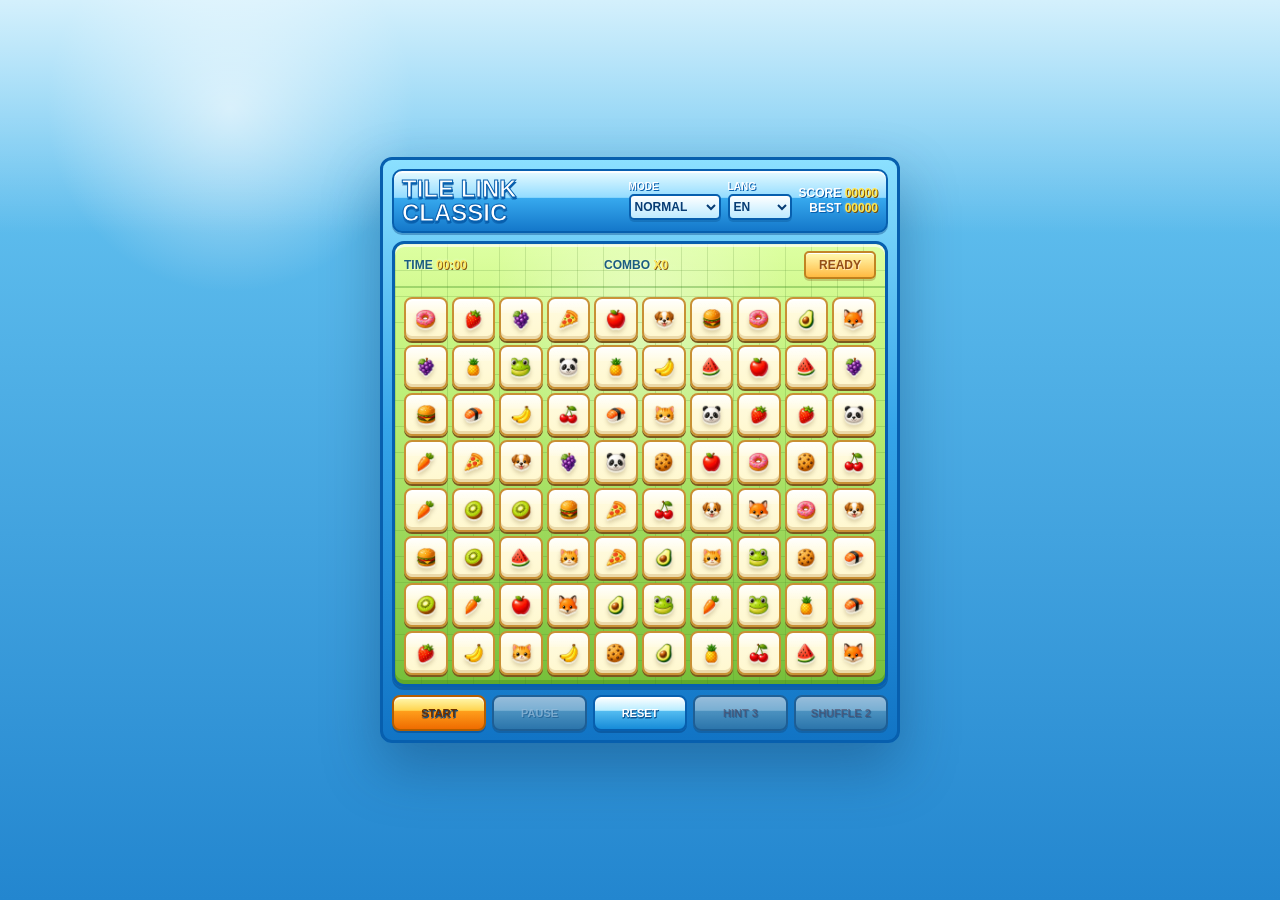
<file: index.html>
<!doctype html>
<html lang="en">
  <head>
    <meta charset="utf-8">
    <meta name="viewport" content="width=device-width, initial-scale=1">
    <meta
      name="description"
      content="Tile Link Classic is a pure local retro tile-matching game built as a Chrome extension and playable on the web."
    >
    <title>Tile Link Classic</title>
    <link rel="icon" href="/src/assets/icons/icon-48.png">
    <link rel="stylesheet" href="/src/game/game.css">
    <link rel="stylesheet" href="/src/popup/popup.css">
    <style>
      html {
        min-height: 100%;
        background:
          radial-gradient(circle at 18% 12%, rgba(255, 255, 255, 0.72), transparent 18%),
          radial-gradient(circle at 82% 14%, rgba(255, 241, 140, 0.45), transparent 20%),
          linear-gradient(135deg, #e6f7ff 0%, #b8e0ff 46%, #79b8ec 100%);
      }

      body {
        display: grid;
        place-items: center;
        width: auto;
        min-width: 0;
        min-height: 100vh;
        padding: 24px;
      }

      .app-shell {
        width: min(520px, 100vw - 24px);
        box-shadow: 0 24px 56px rgba(10, 50, 90, 0.36);
      }

      @media (max-width: 540px) {
        body {
          width: auto;
          min-width: 0;
          padding: 8px;
        }

        .app-shell {
          width: min(420px, 100vw - 16px);
        }
      }
    </style>
  </head>
  <body>
    <main class="app-shell" data-game-root>
      <header class="hud">
        <h1 class="title">Tile Link Classic</h1>
        <div class="hud-panel">
          <label class="difficulty-picker">
            <span data-i18n="mode">Mode</span>
            <select data-difficulty aria-label="Difficulty">
              <option value="easy">Easy</option>
              <option value="normal">Normal</option>
              <option value="hard">Hard</option>
            </select>
          </label>
          <label class="language-picker">
            <span data-i18n="language">Lang</span>
            <select data-language aria-label="Language">
              <option value="en">EN</option>
              <option value="zh">简体中文</option>
              <option value="zh-Hant">繁體中文</option>
              <option value="ja">日本語</option>
            </select>
          </label>
          <div class="hud-stack">
            <span><span data-i18n="score">Score</span> <strong data-score>00000</strong></span>
            <span><span data-i18n="best">Best</span> <strong data-best>00000</strong></span>
          </div>
        </div>
      </header>

      <section class="game-frame" data-game-frame aria-label="Game screen">
        <div class="stats">
          <span><span data-i18n="time">Time</span> <strong data-time>00:00</strong></span>
          <span><span data-i18n="combo">Combo</span> <strong data-combo>x0</strong></span>
          <span class="status" data-status>READY</span>
        </div>
        <div class="board-wrap">
          <div class="path-layer" data-path-layer></div>
          <div class="board" data-board></div>
          <div class="win-overlay" data-win-overlay hidden>
            <div class="win-panel">
              <div class="win-ribbon" data-perfect hidden>Perfect!</div>
              <h2 data-i18n="clearTitle">Stage Clear!</h2>
              <p class="win-subtitle" data-i18n="clearSubtitle">Perfect!</p>
              <div class="win-stats">
                <span><span data-i18n="score">Score</span> <strong data-final-score>00000</strong></span>
                <span><span data-i18n="time">Time</span> <strong data-final-time>00:00</strong></span>
                <span><span data-i18n="maxCombo">Max Combo</span> <strong data-final-combo>x0</strong></span>
              </div>
              <button class="button primary play-again" type="button" data-action="play-again" data-i18n="playAgain">Play Again</button>
            </div>
          </div>
          <div class="shuffle-notice" data-shuffle-notice hidden>No moves - shuffled!</div>
        </div>
      </section>

      <section class="controls" aria-label="Game controls">
        <button class="button primary" type="button" data-action="start" data-i18n="start">Start</button>
        <button class="button" type="button" data-action="pause" data-i18n="pause">Pause</button>
        <button class="button" type="button" data-action="reset" data-i18n="reset">Reset</button>
        <button class="button" type="button" data-action="hint"><span data-i18n="hint">Hint</span> <span data-hints>0</span></button>
        <button class="button" type="button" data-action="shuffle"><span data-i18n="shuffle">Shuffle</span> <span data-shuffles>0</span></button>
      </section>
    </main>

    <script type="module" src="/src/popup/popup.js"></script>
  </body>
</html>
</file>
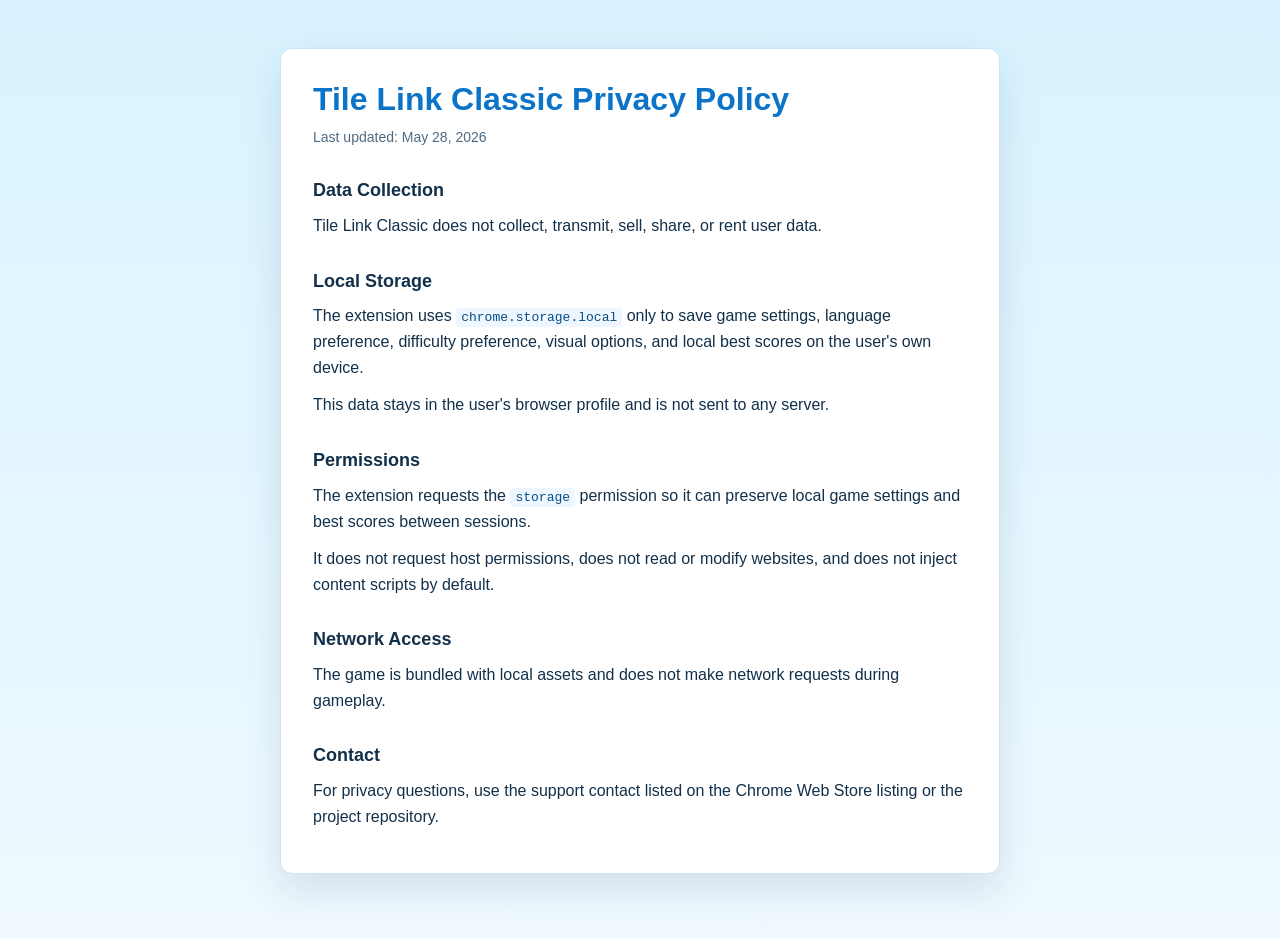
<file: docs/index.html>
<!doctype html>
<html lang="en">
  <head>
    <meta charset="utf-8">
    <meta http-equiv="refresh" content="0; url=privacy.html">
    <meta name="viewport" content="width=device-width, initial-scale=1">
    <title>Tile Link Classic</title>
  </head>
  <body>
    <p><a href="privacy.html">Tile Link Classic Privacy Policy</a></p>
  </body>
</html>
</file>
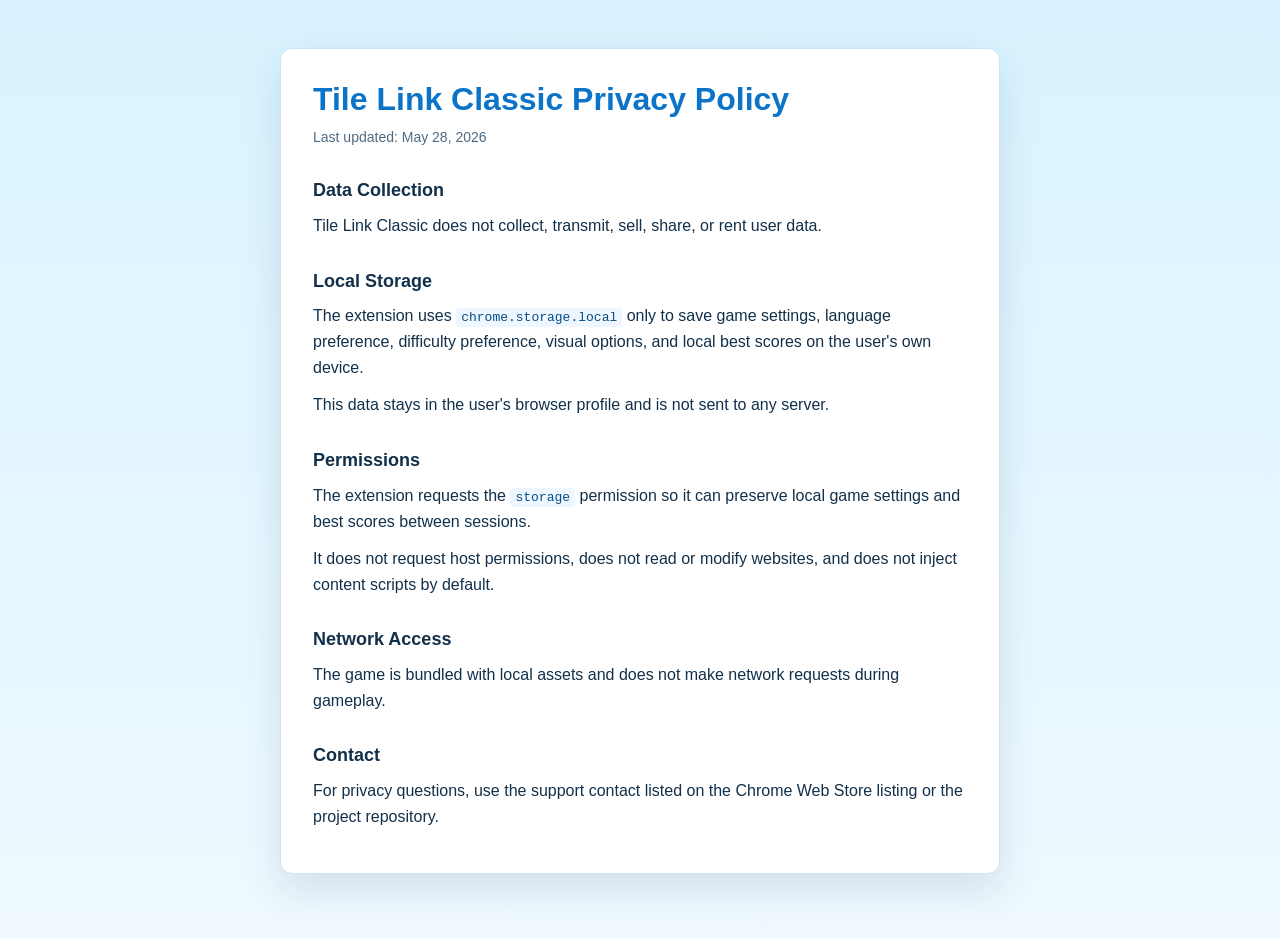
<file: privacy.html>
<!doctype html>
<html lang="en">
  <head>
    <meta charset="utf-8">
    <meta http-equiv="refresh" content="0; url=/docs/privacy.html">
    <meta name="viewport" content="width=device-width, initial-scale=1">
    <title>Tile Link Classic Privacy Policy</title>
  </head>
  <body>
    <p><a href="/docs/privacy.html">Tile Link Classic Privacy Policy</a></p>
  </body>
</html>
</file>
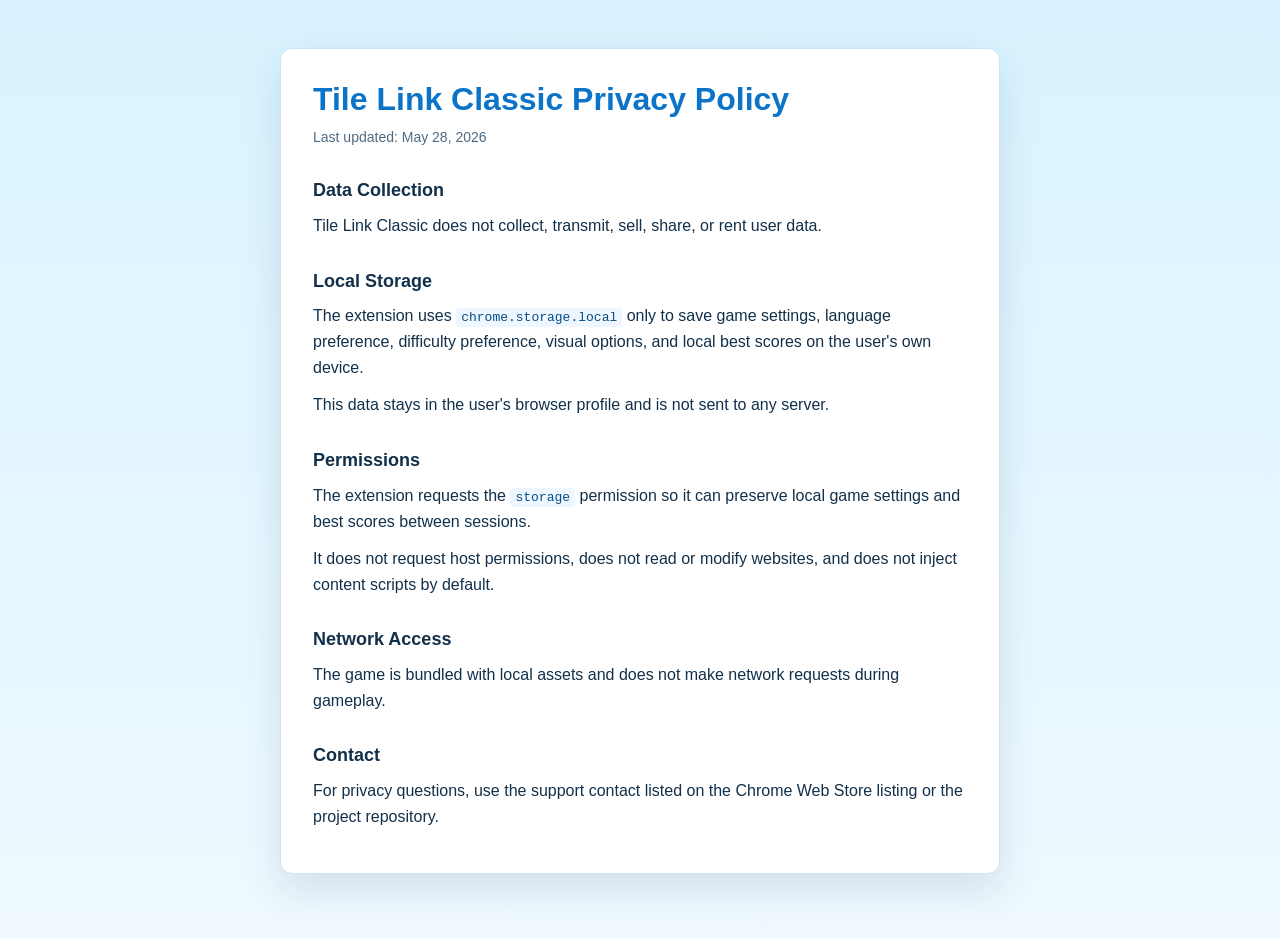
<file: docs/privacy.html>
<!doctype html>
<html lang="en">
  <head>
    <meta charset="utf-8">
    <meta name="viewport" content="width=device-width, initial-scale=1">
    <title>Tile Link Classic Privacy Policy</title>
    <style>
      :root {
        color-scheme: light;
        --bg: #eff9ff;
        --panel: #ffffff;
        --text: #12304a;
        --muted: #4e6b83;
        --blue: #0b74c9;
        --line: #cce4f7;
      }

      * {
        box-sizing: border-box;
      }

      body {
        margin: 0;
        background: linear-gradient(180deg, #d8f3ff, var(--bg));
        color: var(--text);
        font-family: Arial, Helvetica, sans-serif;
        line-height: 1.6;
      }

      main {
        max-width: 760px;
        margin: 0 auto;
        padding: 48px 20px 64px;
      }

      article {
        padding: 32px;
        border: 1px solid var(--line);
        border-radius: 12px;
        background: var(--panel);
        box-shadow: 0 16px 40px rgba(18, 48, 74, 0.12);
      }

      h1 {
        margin: 0 0 8px;
        color: var(--blue);
        font-size: 32px;
        line-height: 1.15;
      }

      h2 {
        margin: 28px 0 8px;
        font-size: 18px;
      }

      p {
        margin: 0 0 12px;
      }

      .updated {
        color: var(--muted);
        font-size: 14px;
      }

      code {
        padding: 2px 5px;
        border-radius: 4px;
        background: #eef7ff;
        color: #074d84;
      }
    </style>
  </head>
  <body>
    <main>
      <article>
        <h1>Tile Link Classic Privacy Policy</h1>
        <p class="updated">Last updated: May 28, 2026</p>

        <h2>Data Collection</h2>
        <p>Tile Link Classic does not collect, transmit, sell, share, or rent user data.</p>

        <h2>Local Storage</h2>
        <p>The extension uses <code>chrome.storage.local</code> only to save game settings, language preference, difficulty preference, visual options, and local best scores on the user's own device.</p>
        <p>This data stays in the user's browser profile and is not sent to any server.</p>

        <h2>Permissions</h2>
        <p>The extension requests the <code>storage</code> permission so it can preserve local game settings and best scores between sessions.</p>
        <p>It does not request host permissions, does not read or modify websites, and does not inject content scripts by default.</p>

        <h2>Network Access</h2>
        <p>The game is bundled with local assets and does not make network requests during gameplay.</p>

        <h2>Contact</h2>
        <p>For privacy questions, use the support contact listed on the Chrome Web Store listing or the project repository.</p>
      </article>
    </main>
  </body>
</html>
</file>
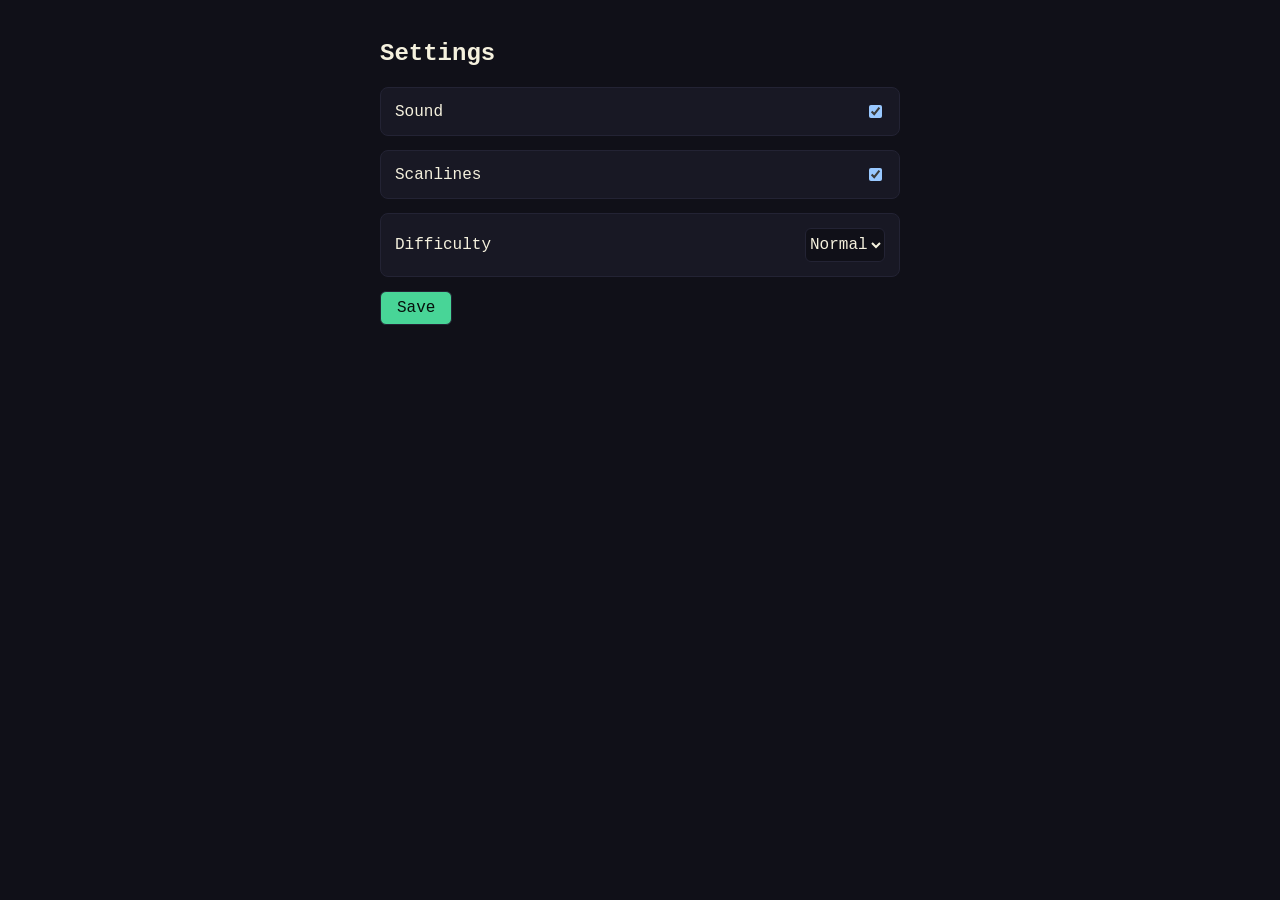
<file: src/options/options.html>
<!doctype html>
<html lang="zh-CN">
  <head>
    <meta charset="utf-8">
    <meta name="viewport" content="width=device-width, initial-scale=1">
    <title>Tile Link Classic Settings</title>
    <link rel="stylesheet" href="./options.css">
  </head>
  <body>
    <main class="settings-shell">
      <h1>Settings</h1>

      <form class="settings-form" data-settings-form>
        <label class="field">
          <span>Sound</span>
          <input type="checkbox" name="soundEnabled">
        </label>

        <label class="field">
          <span>Scanlines</span>
          <input type="checkbox" name="scanlinesEnabled">
        </label>

        <label class="field">
          <span>Difficulty</span>
          <select name="difficulty">
            <option value="easy">Easy</option>
            <option value="normal">Normal</option>
            <option value="hard">Hard</option>
          </select>
        </label>

        <button type="submit">Save</button>
        <p class="status" data-status></p>
      </form>
    </main>

    <script type="module" src="./options.js"></script>
  </body>
</html>
</file>
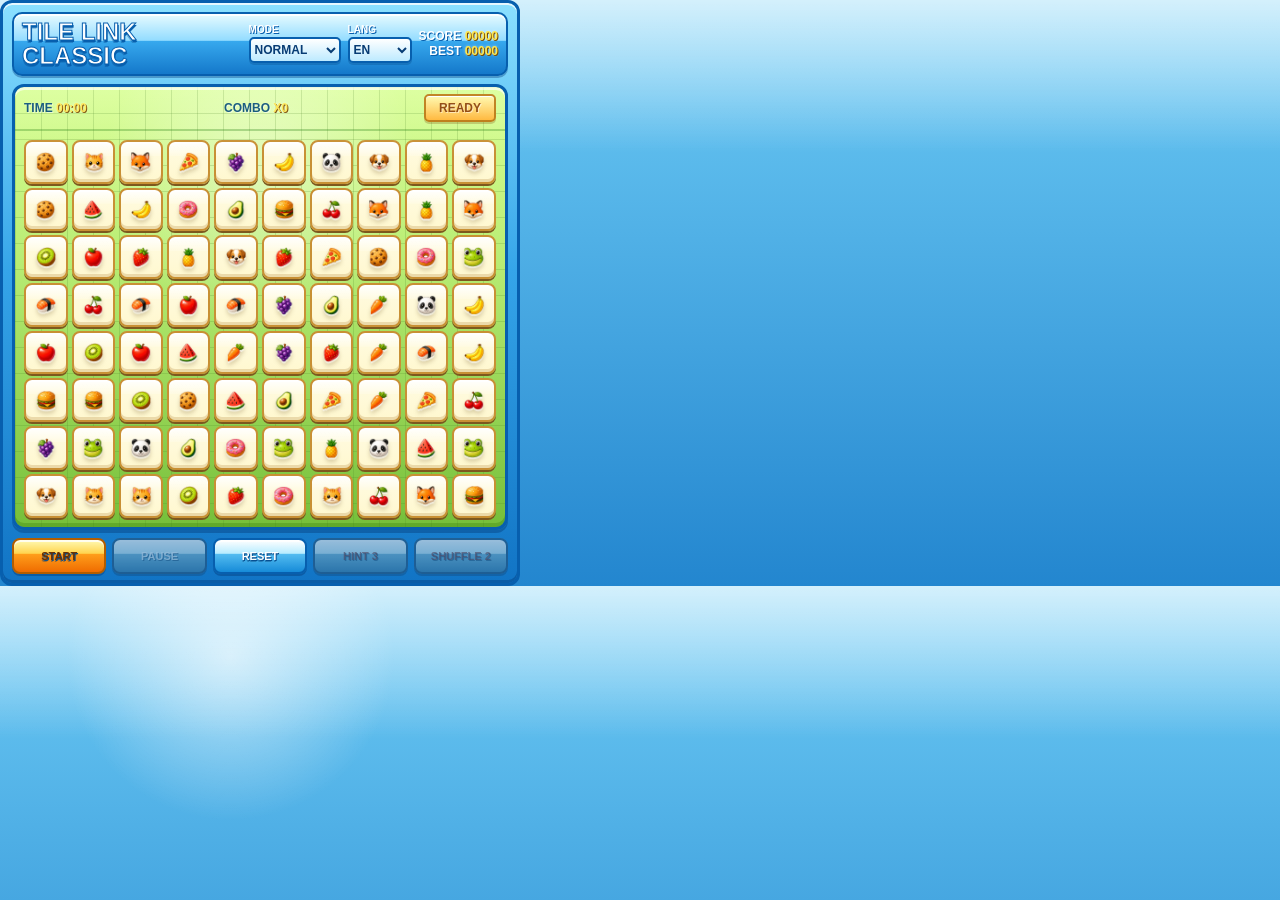
<file: src/popup/popup.html>
<!doctype html>
<html lang="zh-CN">
  <head>
    <meta charset="utf-8">
    <meta name="viewport" content="width=device-width, initial-scale=1">
    <title>Tile Link Classic</title>
    <link rel="stylesheet" href="../game/game.css">
    <link rel="stylesheet" href="./popup.css">
  </head>
  <body>
    <main class="app-shell" data-game-root>
      <header class="hud">
        <h1 class="title">Tile Link Classic</h1>
        <div class="hud-panel">
          <label class="difficulty-picker">
            <span data-i18n="mode">Mode</span>
            <select data-difficulty aria-label="Difficulty">
              <option value="easy">Easy</option>
              <option value="normal">Normal</option>
              <option value="hard">Hard</option>
            </select>
          </label>
          <label class="language-picker">
            <span data-i18n="language">Lang</span>
            <select data-language aria-label="Language">
              <option value="en">EN</option>
              <option value="zh">简体中文</option>
              <option value="zh-Hant">繁體中文</option>
              <option value="ja">日本語</option>
            </select>
          </label>
          <div class="hud-stack">
            <span><span data-i18n="score">Score</span> <strong data-score>00000</strong></span>
            <span><span data-i18n="best">Best</span> <strong data-best>00000</strong></span>
          </div>
        </div>
      </header>

      <section class="game-frame" data-game-frame aria-label="Game screen">
        <div class="stats">
          <span><span data-i18n="time">Time</span> <strong data-time>00:00</strong></span>
          <span><span data-i18n="combo">Combo</span> <strong data-combo>x0</strong></span>
          <span class="status" data-status>READY</span>
        </div>
        <div class="board-wrap">
          <div class="path-layer" data-path-layer></div>
          <div class="board" data-board></div>
          <div class="win-overlay" data-win-overlay hidden>
            <div class="win-panel">
              <div class="win-ribbon" data-perfect hidden>Perfect!</div>
              <h2 data-i18n="clearTitle">Stage Clear!</h2>
              <p class="win-subtitle" data-i18n="clearSubtitle">Perfect!</p>
              <div class="win-stats">
                <span><span data-i18n="score">Score</span> <strong data-final-score>00000</strong></span>
                <span><span data-i18n="time">Time</span> <strong data-final-time>00:00</strong></span>
                <span><span data-i18n="maxCombo">Max Combo</span> <strong data-final-combo>x0</strong></span>
              </div>
              <button class="button primary play-again" type="button" data-action="play-again" data-i18n="playAgain">Play Again</button>
            </div>
          </div>
          <div class="shuffle-notice" data-shuffle-notice hidden>No moves - shuffled!</div>
        </div>
      </section>

      <section class="controls" aria-label="Game controls">
        <button class="button primary" type="button" data-action="start" data-i18n="start">Start</button>
        <button class="button" type="button" data-action="pause" data-i18n="pause">Pause</button>
        <button class="button" type="button" data-action="reset" data-i18n="reset">Reset</button>
        <button class="button" type="button" data-action="hint"><span data-i18n="hint">Hint</span> <span data-hints>0</span></button>
        <button class="button" type="button" data-action="shuffle"><span data-i18n="shuffle">Shuffle</span> <span data-shuffles>0</span></button>
      </section>
    </main>

    <script type="module" src="./popup.js"></script>
  </body>
</html>
</file>
<file: src/game/game.css>
:root {
  color-scheme: light;
  --bg: #6fcdf6;
  --bg-deep: #2386cf;
  --panel: #0f83d7;
  --panel-strong: #075fae;
  --screen: #b8ec73;
  --screen-deep: #76bf3a;
  --tile: #fff8cf;
  --tile-edge: #c89034;
  --tile-shadow: #7d581e;
  --text: #073c74;
  --muted: #2d6692;
  --accent: #fff064;
  --accent-strong: #ff9f1c;
  --danger: #f04a42;
  --warning: #fff064;
  --cyan: #00a2ff;
  --grid: rgba(80, 137, 42, 0.22);
}

* {
  box-sizing: border-box;
}

body {
  margin: 0;
  width: 520px;
  min-width: 520px;
  overflow: hidden;
  background:
    linear-gradient(180deg, rgba(255, 255, 255, 0.7), transparent 26%),
    radial-gradient(circle at 18% 12%, rgba(255, 255, 255, 0.6), transparent 14%),
    linear-gradient(180deg, var(--bg), var(--bg-deep));
  color: var(--text);
  font-family: "Trebuchet MS", "Lucida Grande", Verdana, Arial, sans-serif;
}

button,
select,
input {
  font: inherit;
}

.app-shell {
  display: grid;
  gap: 8px;
  width: 100%;
  margin-inline: auto;
  padding: 9px;
  border: 3px solid #075fae;
  border-radius: 12px;
  background:
    linear-gradient(180deg, #8be0ff 0, #35a5e9 46%, #1174c5 100%);
  box-shadow:
    inset 0 2px 0 rgba(255, 255, 255, 0.78),
    inset 0 -3px 0 rgba(0, 57, 122, 0.42);
}

.hud {
  display: grid;
  grid-template-columns: minmax(0, 1fr) auto;
  align-items: center;
  gap: 10px;
  padding: 6px 8px;
  border: 2px solid #075fae;
  border-radius: 10px;
  background:
    linear-gradient(180deg, #e7fbff 0, #93dcff 44%, #37a9ee 45%, #1478ca 100%);
  box-shadow:
    inset 0 2px 0 rgba(255, 255, 255, 0.88),
    0 2px 0 rgba(0, 54, 120, 0.36);
}

.title {
  margin: 0;
  color: #ffffff;
  font-size: 24px;
  line-height: 1;
  letter-spacing: 0;
  text-transform: uppercase;
  -webkit-text-stroke: 1px #075fae;
  text-shadow:
    1px 2px 0 #075fae,
    0 3px 0 rgba(0, 66, 137, 0.35);
}

.hud-panel {
  display: grid;
  grid-template-columns: auto auto auto;
  align-items: center;
  gap: 7px;
}

.hud-stack {
  display: grid;
  gap: 2px;
  color: #ffffff;
  font-size: 12px;
  font-weight: 700;
  line-height: 1.1;
  text-align: right;
  text-transform: uppercase;
  text-shadow: 1px 1px 0 #075fae;
}

.difficulty-picker,
.language-picker {
  display: grid;
  gap: 2px;
  color: #ffffff;
  font-size: 10px;
  font-weight: 700;
  line-height: 1;
  text-transform: uppercase;
  text-shadow: 1px 1px 0 #075fae;
}

.difficulty-picker select,
.language-picker select {
  width: 92px;
  min-height: 26px;
  border: 2px solid #075fae;
  border-radius: 5px;
  background: linear-gradient(180deg, #ffffff, #bdeaff);
  color: #073c74;
  cursor: pointer;
  font-size: 12px;
  font-weight: 700;
  text-transform: uppercase;
  box-shadow:
    inset 0 1px 0 #ffffff,
    0 2px 0 rgba(0, 64, 120, 0.26);
}

.language-picker select {
  width: 64px;
}

.hud-stack strong,
.stats strong {
  color: #ffe74d;
  font-weight: 800;
  text-shadow:
    1px 1px 0 #7a4b00,
    0 0 3px rgba(255, 255, 255, 0.55);
}

[data-time],
[data-combo] {
  color: #ffffff;
  text-shadow:
    1px 1px 0 #075fae,
    -1px 1px 0 #075fae,
    1px -1px 0 #075fae,
    -1px -1px 0 #075fae,
    0 2px 0 rgba(0, 67, 135, 0.34);
}

.game-frame {
  position: relative;
  overflow: hidden;
  width: 100%;
  border: 3px solid #075fae;
  border-radius: 12px;
  background:
    linear-gradient(var(--grid) 1px, transparent 1px),
    linear-gradient(90deg, var(--grid) 1px, transparent 1px),
    radial-gradient(circle at 50% 18%, rgba(255, 255, 255, 0.44), transparent 36%),
    linear-gradient(180deg, #d9ff95 0, var(--screen) 40%, var(--screen-deep) 100%);
  background-size: 26px 26px, 26px 26px, auto, auto;
  box-shadow:
    inset 0 3px 0 rgba(255, 255, 255, 0.66),
    inset 0 -4px 0 rgba(51, 121, 12, 0.32),
    0 3px 0 rgba(0, 52, 110, 0.36);
}

.game-frame::after {
  content: "";
  position: absolute;
  inset: 0;
  z-index: 5;
  pointer-events: none;
  background: linear-gradient(180deg, rgba(255, 255, 255, 0.22), transparent 16%);
  opacity: var(--scanline-opacity, 0.28);
}

.stats {
  display: grid;
  grid-template-columns: 1fr 1fr auto;
  gap: 8px;
  align-items: center;
  padding: 7px 9px;
  border-bottom: 2px solid rgba(38, 127, 16, 0.32);
  color: #064e74;
  font-size: 12px;
  font-weight: 800;
  line-height: 1;
  text-transform: uppercase;
  text-shadow: 1px 1px 0 rgba(255, 255, 255, 0.52);
}

.status {
  justify-self: end;
  min-width: 72px;
  padding: 6px 8px;
  border: 2px solid #bb780e;
  border-radius: 5px;
  background: linear-gradient(180deg, #fff9a8, #ffb534);
  color: #8a3d00;
  text-align: center;
  box-shadow:
    inset 0 1px 0 #ffffff,
    0 2px 0 rgba(118, 72, 0, 0.28);
}

.board-wrap {
  position: relative;
  padding: 9px;
}

.board {
  --rows: 8;
  --cols: 10;
  display: grid;
  grid-template-columns: repeat(var(--cols), minmax(0, 1fr));
  grid-template-rows: repeat(var(--rows), minmax(0, 1fr));
  gap: 4px;
  width: 100%;
  aspect-ratio: var(--cols) / var(--rows);
}

.tile {
  display: grid;
  place-items: center;
  min-width: 0;
  min-height: 0;
  border: 2px solid var(--tile-edge);
  border-radius: 8px;
  background:
    linear-gradient(180deg, rgba(255, 255, 255, 0.94), rgba(255, 255, 255, 0.18) 34%, transparent 36%),
    linear-gradient(180deg, #fffbe2, var(--tile));
  color: var(--tile-color);
  cursor: pointer;
  font-size: 18px;
  line-height: 1;
  box-shadow:
    inset 0 2px 0 #ffffff,
    inset 0 -3px 0 rgba(153, 94, 18, 0.2),
    0 2px 0 var(--tile-shadow);
  transition:
    filter 120ms ease,
    opacity 120ms ease,
    transform 120ms ease;
}

.tile:hover:not(:disabled),
.tile:focus-visible {
  outline: none;
  filter: brightness(1.08) saturate(1.12);
  transform: translateY(-1px);
}

.tile.selected {
  border-color: #e83329;
  background:
    linear-gradient(180deg, #ffffff, #ffe0a8);
  box-shadow:
    inset 0 0 0 2px #fff064,
    0 0 0 2px #e83329,
    0 2px 0 #8d1f12;
}

.tile.hinted {
  border-color: #005ed8;
  box-shadow:
    inset 0 0 0 2px #ffffff,
    0 0 0 2px #00a2ff,
    0 0 10px rgba(0, 162, 255, 0.76);
}

.tile.empty {
  border-color: transparent;
  background: rgba(96, 159, 51, 0.2);
  box-shadow: inset 0 1px 0 rgba(255, 255, 255, 0.18);
  cursor: default;
  opacity: 0.2;
}

.tile:disabled {
  cursor: default;
}

.tile-image {
  display: block;
  width: 78%;
  height: 78%;
  object-fit: contain;
  pointer-events: none;
  filter:
    drop-shadow(0 2px 0 rgba(255, 255, 255, 0.6))
    drop-shadow(0 3px 2px rgba(89, 59, 0, 0.24));
}

.path-layer {
  position: absolute;
  inset: 9px;
  z-index: 4;
  overflow: visible;
  pointer-events: none;
}

.path-layer svg {
  display: block;
  width: 100%;
  height: 100%;
  overflow: visible;
  filter: drop-shadow(0 1px 0 #8a3d00) drop-shadow(0 0 4px rgba(255, 255, 255, 0.7));
}

.win-overlay {
  position: absolute;
  inset: 9px;
  z-index: 6;
  display: grid;
  place-items: center;
  padding: 18px;
  background:
    radial-gradient(circle at 50% 32%, rgba(255, 255, 255, 0.66), rgba(64, 142, 28, 0.22) 42%, rgba(13, 96, 174, 0.34) 100%);
  backdrop-filter: blur(1px);
}

.win-overlay[hidden] {
  display: none;
}

.shuffle-notice {
  position: absolute;
  top: 14px;
  left: 50%;
  z-index: 7;
  min-width: 190px;
  max-width: calc(100% - 32px);
  padding: 8px 14px;
  border: 2px solid #b35d00;
  border-radius: 999px;
  background: linear-gradient(180deg, #fffab4 0, #ffd44f 44%, #ff9f1c 45%, #ef6c00 100%);
  color: #8a3d00;
  font-size: 13px;
  font-weight: 900;
  line-height: 1.1;
  text-align: center;
  text-transform: uppercase;
  text-shadow: 1px 1px 0 rgba(255, 255, 255, 0.78);
  transform: translateX(-50%);
  box-shadow:
    inset 0 2px 0 rgba(255, 255, 255, 0.82),
    0 3px 0 rgba(120, 65, 0, 0.34),
    0 8px 18px rgba(88, 80, 0, 0.24);
}

.shuffle-notice[hidden] {
  display: none;
}

.win-panel {
  position: relative;
  display: grid;
  justify-items: center;
  gap: 9px;
  width: min(92%, 310px);
  padding: 26px 18px 18px;
  border: 3px solid #075fae;
  border-radius: 16px;
  background:
    linear-gradient(180deg, #ffffff 0, #dff7ff 42%, #77cfff 43%, #1d91db 100%);
  color: #073c74;
  text-align: center;
  box-shadow:
    inset 0 3px 0 rgba(255, 255, 255, 0.9),
    inset 0 -4px 0 rgba(0, 79, 151, 0.32),
    0 5px 0 rgba(0, 62, 125, 0.42),
    0 16px 28px rgba(0, 77, 118, 0.34);
}

.win-panel h2 {
  margin: 0;
  color: #ffffff;
  font-size: 28px;
  line-height: 1;
  letter-spacing: 0;
  -webkit-text-stroke: 1px #075fae;
  text-shadow:
    1px 2px 0 #075fae,
    0 3px 0 rgba(0, 66, 137, 0.35);
}

.win-subtitle {
  margin: 0;
  color: #fff064;
  font-size: 14px;
  font-weight: 800;
  text-transform: uppercase;
  text-shadow:
    1px 1px 0 #7a4b00,
    0 0 4px rgba(255, 255, 255, 0.6);
}

.win-ribbon {
  position: absolute;
  top: -18px;
  min-width: 132px;
  padding: 6px 14px;
  border: 2px solid #b35d00;
  border-radius: 999px;
  background: linear-gradient(180deg, #fffab4 0, #ffd44f 44%, #ff9f1c 45%, #ef6c00 100%);
  color: #8a3d00;
  font-size: 18px;
  font-weight: 900;
  line-height: 1;
  text-transform: uppercase;
  text-shadow: 1px 1px 0 rgba(255, 255, 255, 0.78);
  box-shadow:
    inset 0 2px 0 rgba(255, 255, 255, 0.82),
    0 3px 0 rgba(120, 65, 0, 0.34);
}

.win-stats {
  display: grid;
  grid-template-columns: 1fr;
  gap: 5px;
  width: 100%;
  padding: 10px 12px;
  border: 2px solid rgba(7, 95, 174, 0.55);
  border-radius: 10px;
  background: rgba(255, 255, 255, 0.58);
  color: #075fae;
  font-size: 13px;
  font-weight: 800;
  text-transform: uppercase;
  box-shadow: inset 0 2px 0 rgba(255, 255, 255, 0.84);
}

.win-stats span {
  display: flex;
  justify-content: space-between;
  gap: 12px;
}

.win-stats strong {
  color: #b12016;
  text-shadow: 1px 1px 0 rgba(255, 255, 255, 0.78);
}

.play-again {
  width: 160px;
  margin-top: 2px;
}

.controls {
  display: grid;
  grid-template-columns: repeat(5, minmax(0, 1fr));
  gap: 6px;
}

.button {
  min-height: 36px;
  border: 2px solid #075fae;
  border-radius: 8px;
  background: linear-gradient(180deg, #ffffff 0, #b8ecff 42%, #55bdf1 43%, #168bd8 100%);
  color: #ffffff;
  cursor: pointer;
  font-size: 11px;
  font-weight: 800;
  line-height: 1.1;
  text-transform: uppercase;
  text-shadow:
    1px 1px 0 #064f91,
    0 2px 0 rgba(0, 53, 107, 0.36);
  box-shadow:
    inset 0 2px 0 rgba(255, 255, 255, 0.8),
    0 2px 0 rgba(0, 52, 110, 0.38);
}

.button:hover:not(:disabled) {
  filter: brightness(1.08);
}

.button:disabled {
  color: rgba(255, 255, 255, 0.72);
  cursor: default;
  filter: grayscale(0.45) brightness(0.9);
  opacity: 0.62;
  text-shadow: 1px 1px 0 rgba(6, 79, 145, 0.62);
}

.button:disabled span {
  color: rgba(177, 32, 22, 0.62);
}

.button.primary {
  border-color: #b35d00;
  background: linear-gradient(180deg, #fffab4 0, #ffd44f 42%, #ff9f1c 43%, #ef6c00 100%);
  color: #6a3000;
}

.button span {
  color: #b12016;
}

@media (max-width: 540px) {
  body {
    width: 420px;
    min-width: 420px;
  }

  .app-shell {
    padding: 7px;
  }

  .title {
    font-size: 19px;
  }

  .tile {
    border-radius: 7px;
    font-size: 15px;
  }

  .button {
    font-size: 10px;
  }

  .hud-panel {
    gap: 5px;
  }

  .difficulty-picker select {
    width: 82px;
  }

  .language-picker select {
    width: 58px;
  }
}
</file>
<file: src/popup/popup.css>
body {
  width: 520px;
}
</file>
<file: src/options/options.css>
:root {
  color-scheme: dark;
  --bg: #101018;
  --panel: #181824;
  --panel-strong: #232334;
  --text: #f5f1de;
  --muted: #a7a1bc;
  --accent: #48d597;
}

* {
  box-sizing: border-box;
}

body {
  margin: 0;
  background: var(--bg);
  color: var(--text);
  font-family: ui-monospace, SFMono-Regular, Menlo, Monaco, Consolas, "Liberation Mono", monospace;
}

.settings-shell {
  width: min(520px, calc(100% - 32px));
  margin: 40px auto;
}

h1 {
  margin: 0 0 20px;
  font-size: 24px;
}

.settings-form {
  display: grid;
  gap: 14px;
}

.field {
  display: grid;
  grid-template-columns: 1fr auto;
  align-items: center;
  gap: 16px;
  padding: 14px;
  border: 1px solid var(--panel-strong);
  border-radius: 8px;
  background: var(--panel);
}

select,
button {
  min-height: 34px;
  border: 1px solid var(--panel-strong);
  border-radius: 6px;
  background: var(--bg);
  color: var(--text);
  font: inherit;
}

button {
  width: max-content;
  padding: 0 16px;
  background: var(--accent);
  color: #06100b;
  cursor: pointer;
}

.status {
  min-height: 20px;
  margin: 0;
  color: var(--muted);
}
</file>
